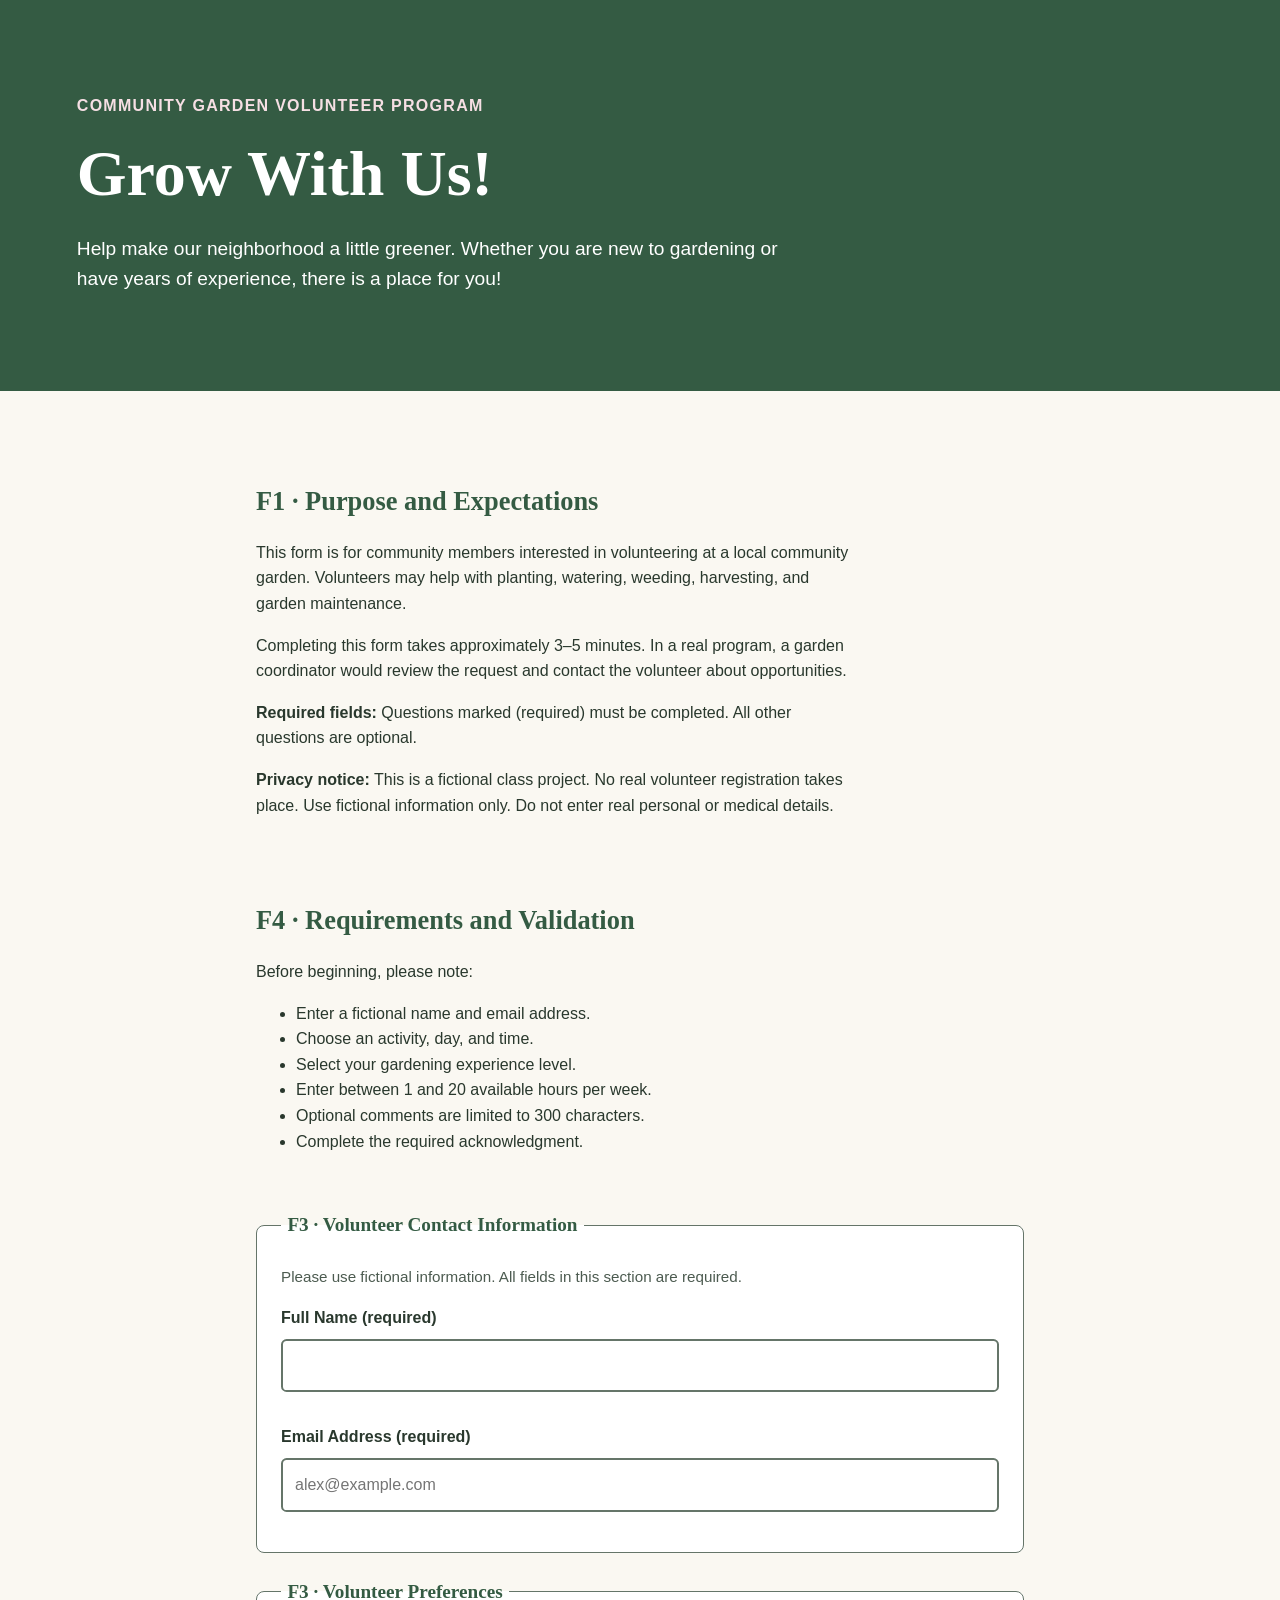
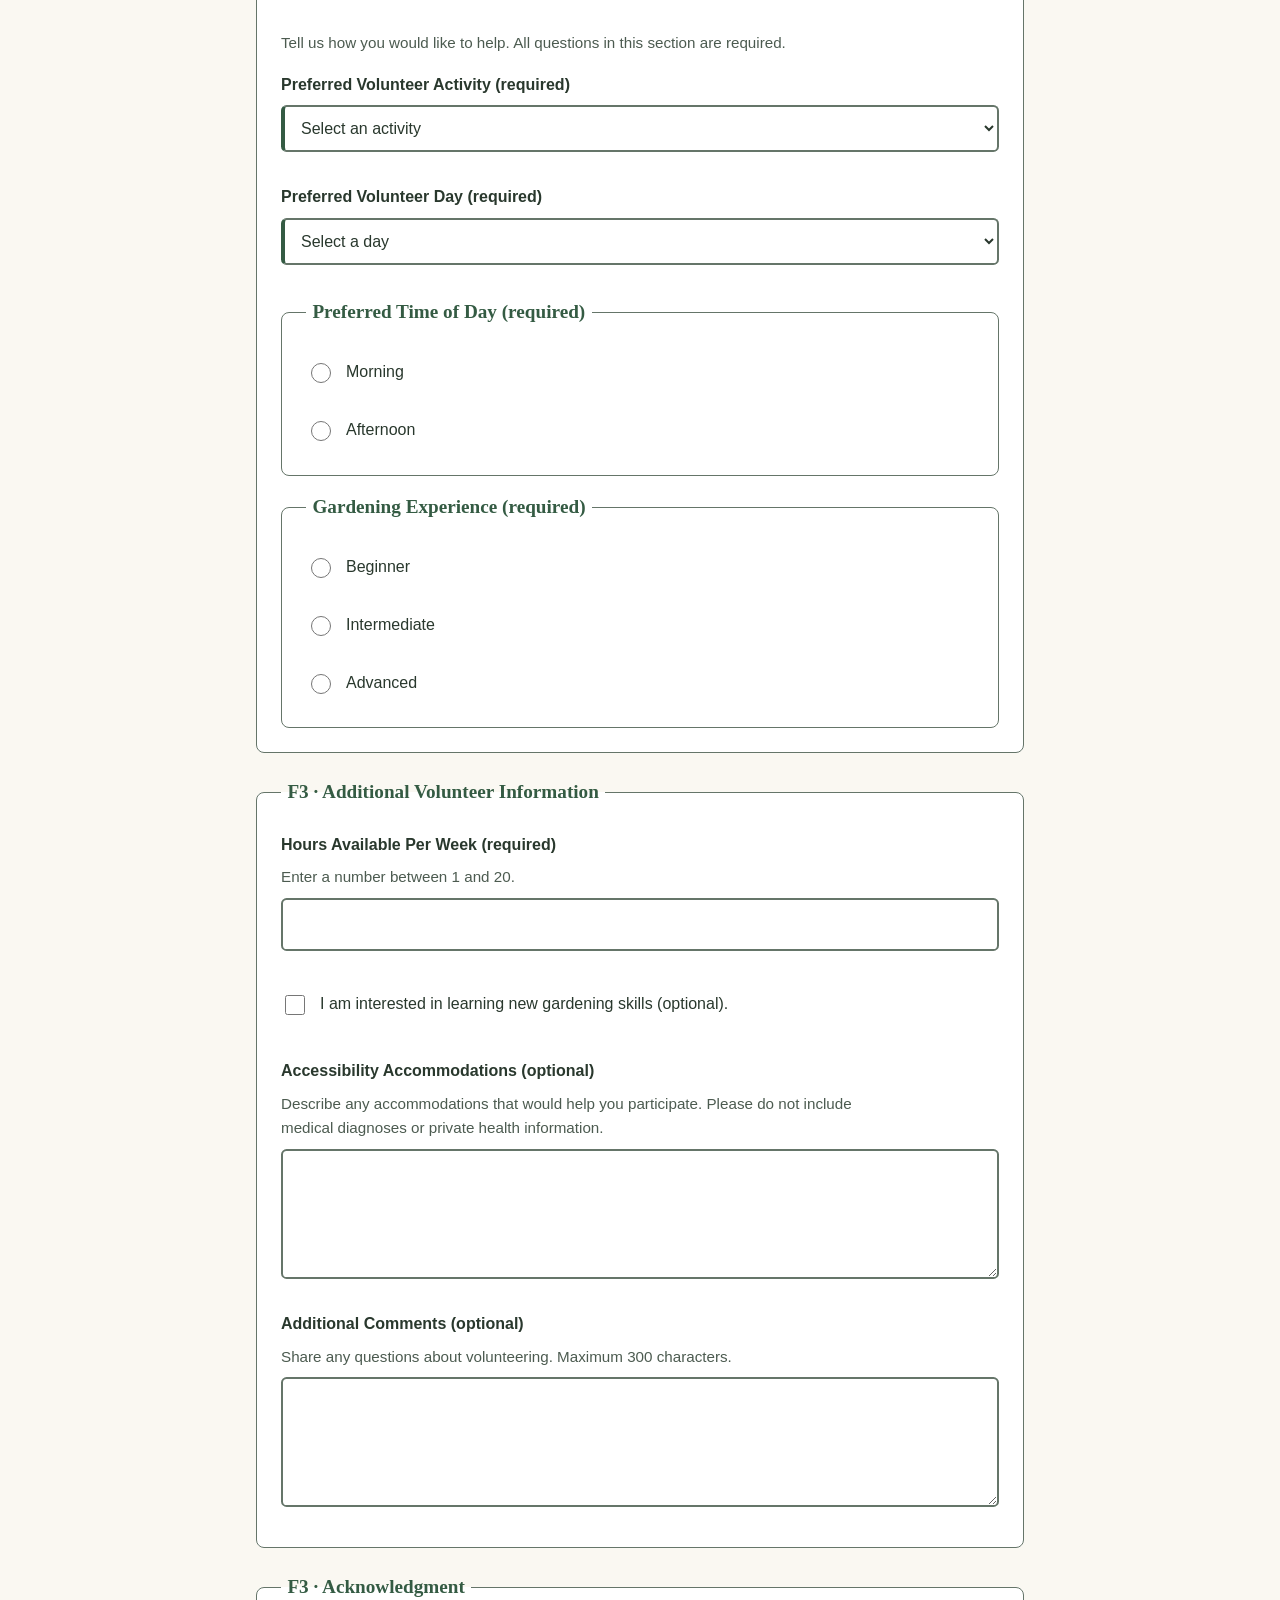
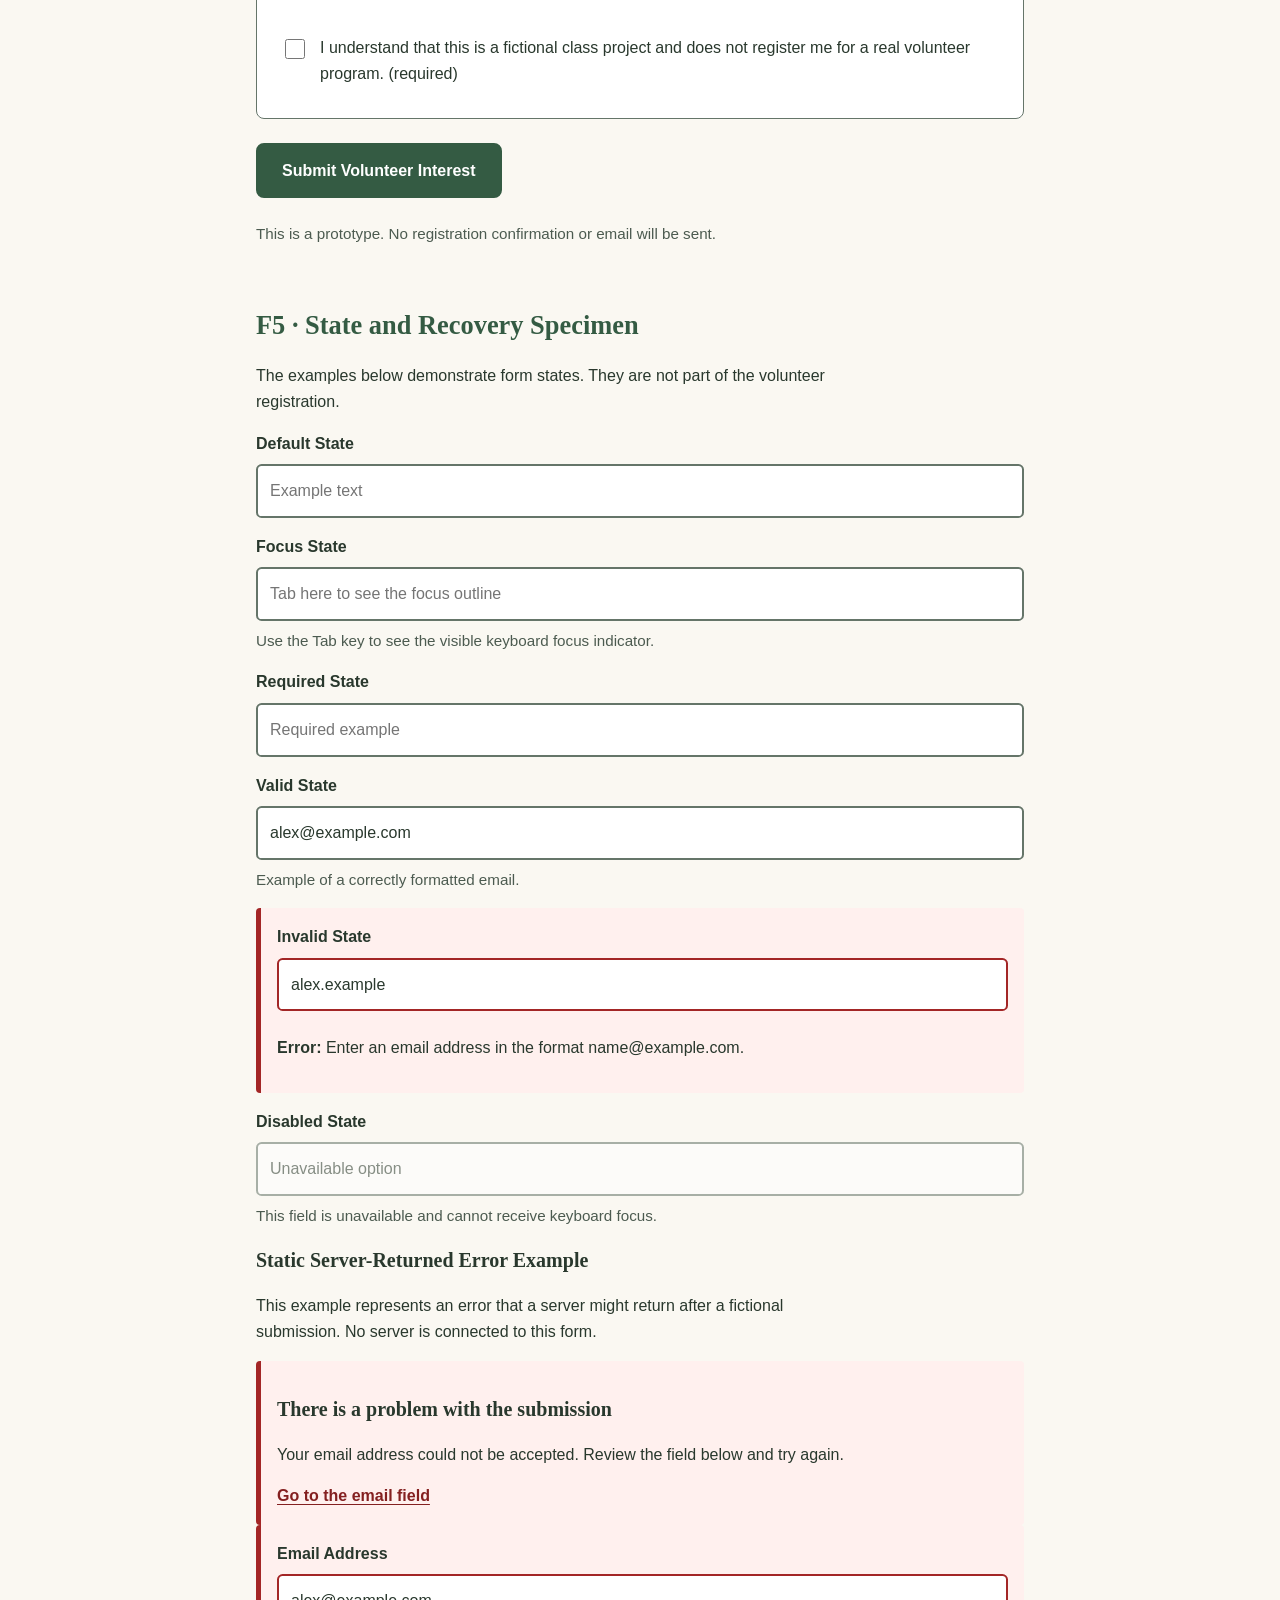
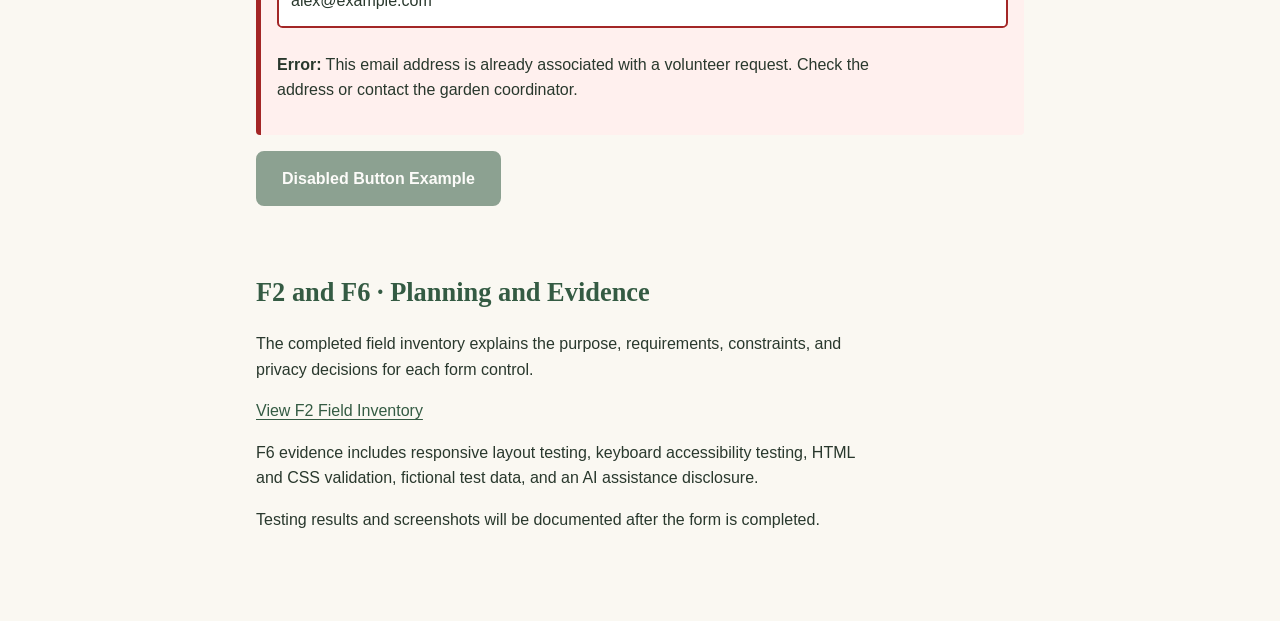
<file: index.html>
<!doctype html>
<html lang="en">
<head>
    <meta charset="utf-8">
    <meta name="viewport" content="width=device-width, initial-scale=1">

    <title>Community Garden Volunteer Registration</title>
    <link rel="stylesheet" href="styles.css">
</head>

<body>
    <header class="page-header">
        <p class="eyebrow">Community Garden Volunteer Program</p>
        <h1>Grow With Us!</h1>
        <p class="lede">
            Help make our neighborhood a little greener.
            Whether you are new to gardening or have years
            of experience, there is a place for you!
        </p>
    </header>

    <main>
        <!-- F1: Purpose and Expectations -->
        <section id="expectations">
            <h2>F1 · Purpose and Expectations</h2>

            <p>
                This form is for community members interested
                in volunteering at a local community garden.
                Volunteers may help with planting, watering,
                weeding, harvesting, and garden maintenance.
            </p>

            <p>
                Completing this form takes approximately
                3–5 minutes. In a real program, a garden
                coordinator would review the request and
                contact the volunteer about opportunities.
            </p>

            <p>
                <strong>Required fields:</strong>
                Questions marked (required) must be completed.
                All other questions are optional.
            </p>

            <p>
                <strong>Privacy notice:</strong>
                This is a fictional class project.
                No real volunteer registration takes place.
                Use fictional information only.
                Do not enter real personal or medical details.
            </p>
        </section>

        <!-- F4: Requirements and Validation -->
        <section id="requirements">
            <h2>F4 · Requirements and Validation</h2>

            <p>Before beginning, please note:</p>

            <ul>
                <li>Enter a fictional name and email address.</li>
                <li>Choose an activity, day, and time.</li>
                <li>Select your gardening experience level.</li>
                <li>Enter between 1 and 20 available hours per week.</li>
                <li>Optional comments are limited to 300 characters.</li>
                <li>Complete the required acknowledgment.</li>
            </ul>
        </section>

        <!-- F3: Semantic Form -->
        <!-- The dialog action prevents navigation to a data endpoint.
             This is a nonfunctional classroom prototype. -->
        <form action="about:blank" method="post">
            <fieldset>
                <legend>F3 · Volunteer Contact Information</legend>

                <p class="help">
                    Please use fictional information.
                    All fields in this section are required.
                </p>

                <div class="field">
                    <label for="full-name">
                        Full Name (required)
                    </label>

                    <input
                        type="text"
                        id="full-name"
                        name="full_name"
                        autocomplete="name"
                        required
                    >
                </div>

                <div class="field">
                    <label for="email">
                        Email Address (required)
                    </label>

                    <input
                        type="email"
                        id="email"
                        name="email"
                        autocomplete="email"
                        placeholder="alex@example.com"
                        required
                    >
                </div>
            </fieldset>

            <fieldset>
                <legend>F3 · Volunteer Preferences</legend>

                <p class="help">
                    Tell us how you would like to help.
                    All questions in this section are required.
                </p>

                <div class="field">
                    <label for="activity">
                        Preferred Volunteer Activity (required)
                    </label>

                    <select id="activity" name="activity" required>
                        <option value="">Select an activity</option>
                        <option value="planting">Planting Flowers</option>
                        <option value="watering">Watering Plants</option>
                        <option value="weeding">Weeding</option>
                        <option value="harvesting">Harvesting Vegetables</option>
                        <option value="maintenance">Garden Maintenance</option>
                    </select>
                </div>

                <div class="field">
                    <label for="volunteer-day">
                        Preferred Volunteer Day (required)
                    </label>

                    <select
                        id="volunteer-day"
                        name="volunteer_day"
                        required
                    >
                        <option value="">Select a day</option>
                        <option value="monday">Monday</option>
                        <option value="tuesday">Tuesday</option>
                        <option value="wednesday">Wednesday</option>
                        <option value="thursday">Thursday</option>
                        <option value="friday">Friday</option>
                        <option value="saturday">Saturday</option>
                        <option value="sunday">Sunday</option>
                    </select>
                </div>

                <fieldset>
                    <legend>Preferred Time of Day (required)</legend>

                    <label class="choice">
                        <input
                            type="radio"
                            name="volunteer_time"
                            value="morning"
                            required
                        >
                        Morning
                    </label>

                    <label class="choice">
                        <input
                            type="radio"
                            name="volunteer_time"
                            value="afternoon"
                        >
                        Afternoon
                    </label>
                </fieldset>

                <fieldset>
                    <legend>Gardening Experience (required)</legend>

                    <label class="choice">
                        <input
                            type="radio"
                            name="experience"
                            value="beginner"
                            required
                        >
                        Beginner
                    </label>

                    <label class="choice">
                        <input
                            type="radio"
                            name="experience"
                            value="intermediate"
                        >
                        Intermediate
                    </label>

                    <label class="choice">
                        <input
                            type="radio"
                            name="experience"
                            value="advanced"
                        >
                        Advanced
                    </label>
                </fieldset>
            </fieldset>

            <fieldset>
                <legend>F3 · Additional Volunteer Information</legend>

                <div class="field">
                    <label for="hours">
                        Hours Available Per Week (required)
                    </label>

                    <p class="help" id="hours-help">
                        Enter a number between 1 and 20.
                    </p>

                    <input
                        type="number"
                        id="hours"
                        name="hours"
                        min="1"
                        max="20"
                        step="1"
                        aria-describedby="hours-help"
                        required
                    >
                </div>

                <div class="field">
                    <label class="choice">
                        <input
                            type="checkbox"
                            name="learn_skills"
                            value="yes"
                        >
                        I am interested in learning new
                        gardening skills (optional).
                    </label>
                </div>

                <div class="field">
                    <label for="accessibility">
                        Accessibility Accommodations (optional)
                    </label>

                    <p class="help" id="accessibility-help">
                        Describe any accommodations that would
                        help you participate. Please do not
                        include medical diagnoses or private
                        health information.
                    </p>

                    <textarea
                        id="accessibility"
                        name="accessibility"
                        rows="4"
                        aria-describedby="accessibility-help"
                    ></textarea>
                </div>

                <div class="field">
                    <label for="comments">
                        Additional Comments (optional)
                    </label>

                    <p class="help" id="comments-help">
                        Share any questions about volunteering.
                        Maximum 300 characters.
                    </p>

                    <textarea
                        id="comments"
                        name="comments"
                        rows="4"
                        maxlength="300"
                        aria-describedby="comments-help"
                    ></textarea>
                </div>
            </fieldset>

            <fieldset>
                <legend>F3 · Acknowledgment</legend>

                <label class="choice">
                    <input
                        type="checkbox"
                        id="acknowledgment"
                        name="acknowledgment"
                        value="yes"
                        required
                    >
                    I understand that this is a fictional
                    class project and does not register me
                    for a real volunteer program. (required)
                </label>
            </fieldset>

            <button type="submit">
                Submit Volunteer Interest
            </button>

            <p class="help">
                This is a prototype. No registration confirmation
                or email will be sent.
            </p>
        </form>

        <!-- F5: State and Recovery Specimen -->
        <section id="states">
            <h2>F5 · State and Recovery Specimen</h2>

            <p>
                The examples below demonstrate form states.
                They are not part of the volunteer registration.
            </p>

            <div class="field">
                <label for="state-default">
                    Default State
                </label>
                <input
                    type="text"
                    id="state-default"
                    placeholder="Example text"
                >
            </div>

            <div class="field">
                <label for="state-focus">
                    Focus State
                </label>
                <input
                    type="text"
                    id="state-focus"
                    placeholder="Tab here to see the focus outline"
                >
                <p class="help">
                    Use the Tab key to see the visible
                    keyboard focus indicator.
                </p>
            </div>

            <div class="field">
                <label for="state-required">
                    Required State
                </label>
                <input
                    type="text"
                    id="state-required"
                    required
                    placeholder="Required example"
                >
            </div>

            <div class="field">
                <label for="state-valid">
                    Valid State
                </label>
                <input
                    type="email"
                    id="state-valid"
                    value="alex@example.com"
                    readonly
                >
                <p class="help">
                    Example of a correctly formatted email.
                </p>
            </div>

            <div class="field field-error">
                <label for="state-invalid">
                    Invalid State
                </label>
                <input
                    type="email"
                    id="state-invalid"
                    value="alex.example"
                    aria-invalid="true"
                    aria-describedby="invalid-message"
                    readonly
                >
                <p id="invalid-message">
                    <strong>Error:</strong>
                    Enter an email address in the format
                    name@example.com.
                </p>
            </div>

            <div class="field">
                <label for="state-disabled">
                    Disabled State
                </label>
                <input
                    type="text"
                    id="state-disabled"
                    value="Unavailable option"
                    disabled
                >
                <p class="help">
                    This field is unavailable and cannot
                    receive keyboard focus.
                </p>
            </div>

            <h3>Static Server-Returned Error Example</h3>

            <p>
                This example represents an error that a server
                might return after a fictional submission.
                No server is connected to this form.
            </p>

            <div class="error-summary" role="alert">
                <h3>There is a problem with the submission</h3>
                <p>
                    Your email address could not be accepted.
                    Review the field below and try again.
                </p>
                <a href="#error-example">
                    Go to the email field
                </a>
            </div>

            <div class="field field-error">
                <label for="error-example">
                    Email Address
                </label>

                <input
                    id="error-example"
                    name="error_example"
                    type="email"
                    value="alex@example.com"
                    aria-invalid="true"
                    aria-describedby="error-message"
                >

                <p id="error-message">
                    <strong>Error:</strong>
                    This email address is already associated
                    with a volunteer request. Check the
                    address or contact the garden coordinator.
                </p>
            </div>

            <button type="button" disabled>
                Disabled Button Example
            </button>
        </section>

        <!-- F2 and F6: Documentation -->
        <section id="documentation">
            <h2>F2 and F6 · Planning and Evidence</h2>

            <p>
                The completed field inventory explains the
                purpose, requirements, constraints, and privacy
                decisions for each form control.
            </p>

            <p>
                <a href="field-inventory-template.html">
                    View F2 Field Inventory
                </a>
            </p>

            <p>
                F6 evidence includes responsive layout testing,
                keyboard accessibility testing, HTML and CSS
                validation, fictional test data, and an AI
                assistance disclosure.
            </p>

            <p>
                Testing results and screenshots will be
                documented after the form is completed.
            </p>
        </section>
    </main>
</body>
</html>
</file>
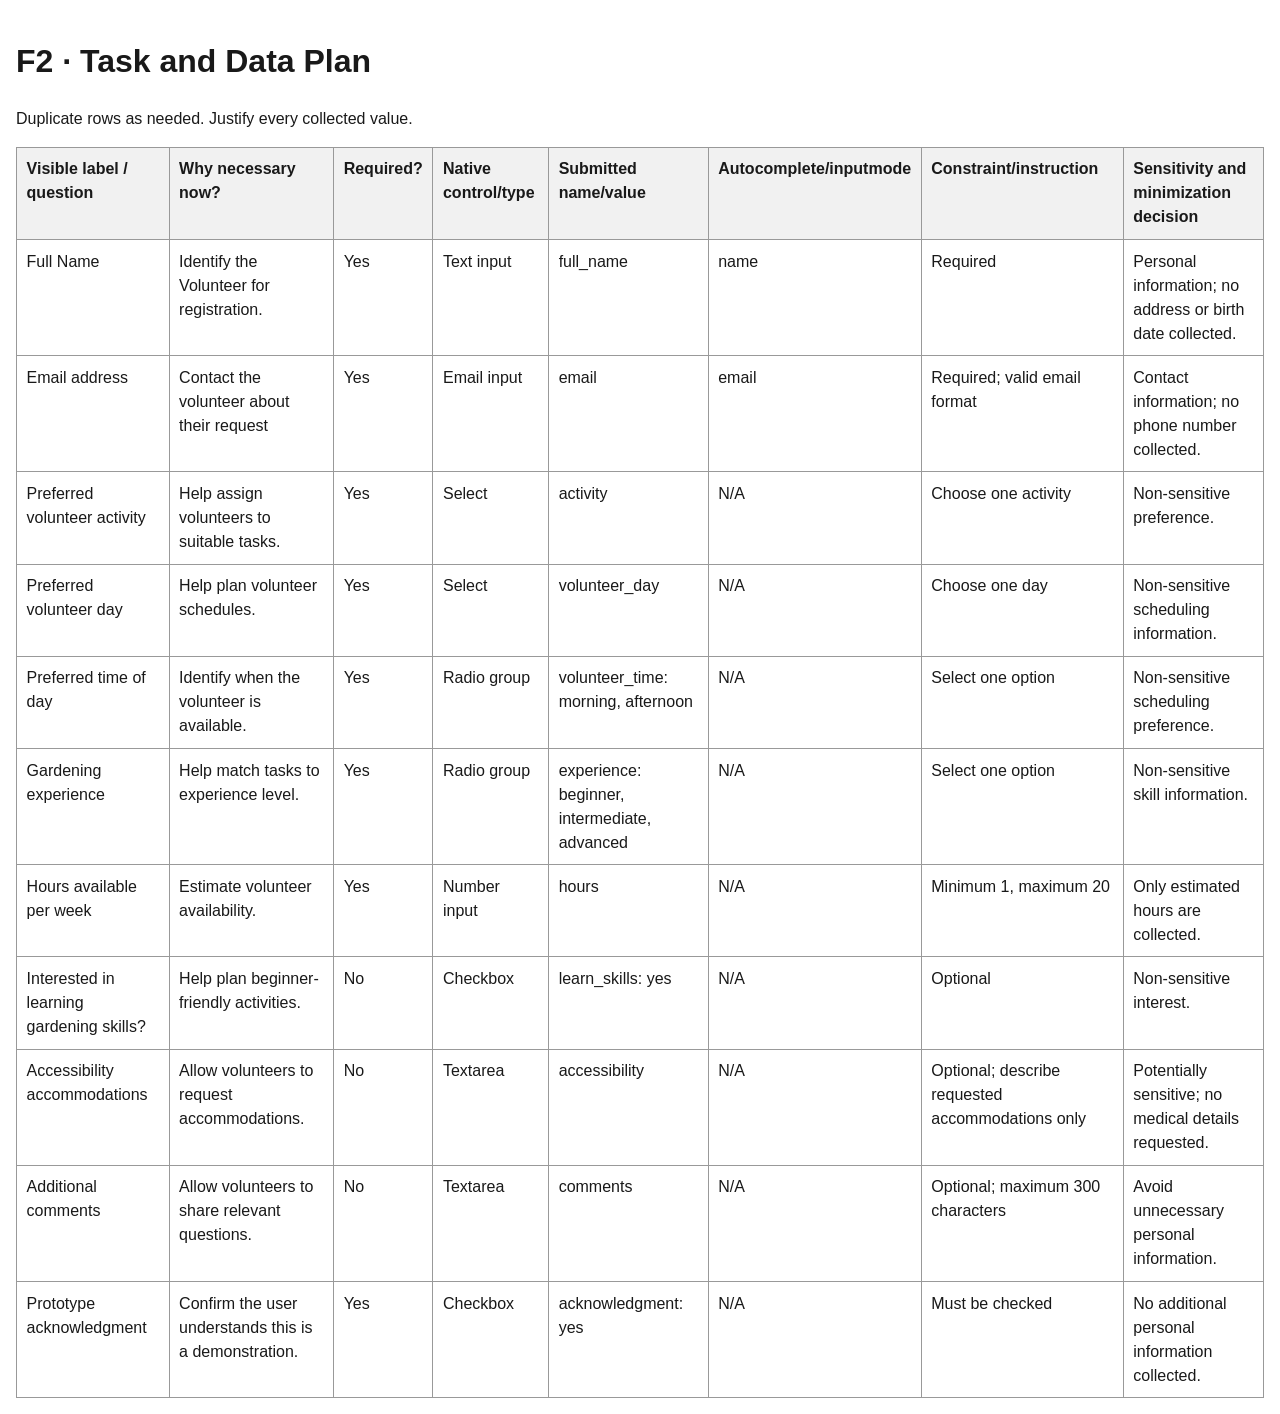
<file: field-inventory-template.html>
<!doctype html>
<html lang="en">
    <head>
        <meta charset="utf-8">
        <meta name="viewport" content="width=device-width,initial-scale=1">
        <title>Field Inventory</title>
        <style>
        body{
            font-family:Arial,sans-serif;
            line-height:1.5;
            max-width:80rem;
            margin:auto;
            padding:1rem;
            color:#191919;
        }
        table{
            width:100%;
            border-collapse:collapse;
        }
        th,td{
            padding:.6rem;
            border:1px solid #999;
            text-align:left;
            vertical-align:top;
        }
        th{
            background:#f1f1f1;
        }
        </style>
        </head>
        <body>
            <h1>F2 · Task and Data Plan</h1>
            <p>Duplicate rows as needed. Justify every collected value.</p>
            <table>
                <thead>
                    <tr>
                        <th>Visible label / question</th>
                        <th>Why necessary now?</th>
                        <th>Required?</th>
                        <th>Native control/type</th>
                        <th>Submitted name/value</th>
                        <th>Autocomplete/inputmode</th>
                        <th>Constraint/instruction</th>
                        <th>Sensitivity and minimization decision</th>
                    </tr>
                </thead>
                <tbody>
                    <tr>
                    <td>Full Name</td>
                    <td>Identify the Volunteer for registration.</td>
                    <td>Yes</td>
                    <td>Text input</td>
                    <td>full_name</td>
                    <td>name</td>
                    <td>Required</td>
                    <td>Personal information; no address or birth date collected.</td>
                    </tr>
                    <tr>
                        <td>Email address</td>
                        <td>Contact the volunteer about their request</td>
                        <td>Yes</td>
                        <td>Email input</td>
                        <td>email</td>
                        <td>email</td>
                        <td>Required; valid email format</td>
                        <td>Contact information; no phone number collected.</td>
                    </tr>
                    <tr>
                        <td>Preferred volunteer activity</td>
                        <td>Help assign volunteers to suitable tasks.</td>
                        <td>Yes</td>
                        <td>Select</td>
                        <td>activity</td>
                        <td>N/A</td>
                        <td>Choose one activity</td>
                        <td>Non-sensitive preference.</td>
                    </tr>
                     <tr>
                        <td>Preferred volunteer day</td>
                        <td>Help plan volunteer schedules.</td>
                        <td>Yes</td>
                        <td>Select</td>
                        <td>volunteer_day</td>
                        <td>N/A</td>
                        <td>Choose one day</td>
                        <td>Non-sensitive scheduling information.</td>
                    </tr>
                    <tr>
                        <td>Preferred time of day</td>
                        <td>Identify when the volunteer is available.</td>
                        <td>Yes</td>
                        <td>Radio group</td>
                        <td>volunteer_time: morning, afternoon</td>
                        <td>N/A</td>
                        <td>Select one option</td>
                        <td>Non-sensitive scheduling preference.</td>
                    </tr>
                    <tr>
                        <td>Gardening experience</td>
                        <td>Help match tasks to experience level.</td>
                        <td>Yes</td>
                        <td>Radio group</td>
                        <td>experience: beginner, intermediate, advanced</td>
                        <td>N/A</td>
                        <td>Select one option</td>
                        <td>Non-sensitive skill information.</td>
                    </tr>
                    <tr>
                        <td>Hours available per week</td>
                        <td>Estimate volunteer availability.</td>
                        <td>Yes</td>
                        <td>Number input</td>
                        <td>hours</td>
                        <td>N/A</td>
                        <td>Minimum 1, maximum 20</td>
                        <td>Only estimated hours are collected.</td>
                    </tr>
                    <tr>
                        <td>Interested in learning gardening skills?</td>
                        <td>Help plan beginner-friendly activities.</td>
                        <td>No</td>
                        <td>Checkbox</td>
                        <td>learn_skills: yes</td>
                        <td>N/A</td>
                        <td>Optional</td>
                        <td>Non-sensitive interest.</td>
                    </tr>
                    <tr>
                        <td>Accessibility accommodations</td>
                        <td>Allow volunteers to request accommodations.</td>
                        <td>No</td>
                        <td>Textarea</td>
                        <td>accessibility</td>
                        <td>N/A</td>
                        <td>Optional; describe requested accommodations only</td>
                        <td>Potentially sensitive; no medical details requested.</td>
                    </tr>
                    <tr>
                        <td>Additional comments</td>
                        <td>Allow volunteers to share relevant questions.</td>
                        <td>No</td>
                        <td>Textarea</td>
                        <td>comments</td>
                        <td>N/A</td>
                        <td>Optional; maximum 300 characters</td>
                        <td>Avoid unnecessary personal information.</td>
                    </tr>
                    <tr>
                        <td>Prototype acknowledgment</td>
                        <td>Confirm the user understands this is a demonstration.</td>
                        <td>Yes</td>
                        <td>Checkbox</td>
                        <td>acknowledgment: yes</td>
                        <td>N/A</td>
                        <td>Must be checked</td>
                        <td>No additional personal information collected.</td>
                    </tr>

                </tbody>
            </table>
        </body>
</html>
</file>
<file: styles.css>
/* Community Garden Volunteer Form */
/* Design tokens and reset */

:root {
    --color-text: #29382d;
    --color-background: #faf8f2;
    --color-surface: #ffffff;
    --color-action: #345b43;
    --color-action-hover: #254331;
    --color-accent: #f2d7dc;
    --color-border: #657569;
    --color-muted: #4c5b50;
    --color-error: #a32626;
    --color-error-background: #fff0ee;
    --color-valid: #27613d;
    --color-focus: #a14a65;

    --font-body: Arial, Helvetica, sans-serif;
    --font-heading: Georgia, "Times New Roman", serif;

    --space-1: .5rem;
    --space-2: 1rem;
    --space-3: 1.5rem;
    --space-4: 2rem;

    --radius: .5rem;
    --measure: 68ch;
}

/* Reset */

*, *::before, *::after {
    box-sizing: border-box;
}

body {
    margin: 0;
    background: var(--color-background);
    color: var(--color-text);
    font-family: var(--font-body);
    line-height: 1.6;
}

/* Typography */

h1, h2, h3 {
    font-family: var(--font-heading);
    line-height: 1.25;
}

h1 {
    font-size: clamp(2.5rem, 5vw, 4rem);
    margin: .5rem 0;
}

h2 {
    font-size: 1.65rem;
    color: var(--color-action);
}

h3 {
    font-size: 1.25rem;
}

p {
    max-width: var(--measure);
}

/* Header */

.page-header {
    padding: clamp(2rem, 6vw, 5rem);
    background: var(--color-action);
    color: var(--color-surface);
}

.eyebrow {
    color: #f6dfe4;
    font-weight: 700;
    letter-spacing: .08em;
    text-transform: uppercase;
}

.lede {
    max-width: var(--measure);
    font-size: 1.2rem;
}

/* Main layout */

main {
    max-width: 52rem;
    margin: auto;
    padding: var(--space-2);
}

section, form {
    margin-block: var(--space-4);
}

section {
    padding-block: var(--space-1);
}

/* Form layout */

form {
    display: grid;
    gap: var(--space-3);
}

fieldset {
    display: grid;
    gap: var(--space-2);
    min-width: 0;
    margin: 0;
    padding: var(--space-3);
    border: 1px solid var(--color-border);
    border-radius: var(--radius);
    background: var(--color-surface);
}

legend {
    padding: 0 .4rem;
    color: var(--color-action);
    font-family: var(--font-heading);
    font-size: 1.2rem;
    font-weight: 700;
}

.field {
    display: grid;
    gap: .5rem;
    min-width: 0;
    margin-bottom: var(--space-2);
}

label {
    font-weight: 700;
}

.help {
    margin: 0;
    color: var(--color-muted);
    font-size: .95rem;
}

/* Form controls */

input, select, textarea, button {
    font: inherit;
}

input:not([type="radio"]):not([type="checkbox"]),
select,
textarea {
    width: 100%;
    min-width: 0;
    padding: .75rem;
    border: 2px solid var(--color-border);
    border-radius: .35rem;
    background: var(--color-surface);
    color: var(--color-text);
}

textarea {
    min-height: 8rem;
    resize: vertical;
}

.choice {
    display: flex;
    gap: .75rem;
    align-items: flex-start;
    padding: .5rem 0;
    font-weight: 400;
}

.choice input {
    flex-shrink: 0;
    inline-size: 1.25rem;
    block-size: 1.25rem;
    margin-top: .25rem;
    accent-color: var(--color-action);
}

/* Buttons */

button {
    justify-self: start;
    min-height: 44px;
    padding: .8rem 1.5rem;
    border: 2px solid var(--color-action);
    border-radius: var(--radius);
    background: var(--color-action);
    color: #ffffff;
    font-weight: 700;
    cursor: pointer;
}

button:hover:not(:disabled) {
    background: var(--color-action-hover);
}

button:disabled,
input:disabled {
    opacity: .55;
    cursor: not-allowed;
}

/* Keyboard focus */

:focus-visible {
    outline: .2rem solid var(--color-focus);
    outline-offset: .2rem;
}

/* Validation states */

input:required,
select:required,
textarea:required {
    border-left: 4px solid var(--color-action);
}

input:user-valid,
select:user-valid,
textarea:user-valid {
    border-color: var(--color-valid);
}

input:user-invalid,
select:user-invalid,
textarea:user-invalid {
    border-color: var(--color-error);
    border-left: 4px solid var(--color-error);
}

/* Error and recovery states */

.error-summary,
.field-error {
    padding: var(--space-2);
    border-left: 5px solid var(--color-error);
    border-radius: .25rem;
    background: var(--color-error-background);
}

.field-error input,
input[aria-invalid="true"] {
    border: 2px solid var(--color-error) !important;
}

.error-summary a {
    color: #842020;
    font-weight: 700;
}

/* Links */

a {
    color: var(--color-action);
    text-underline-offset: .2em;
}

a:hover {
    text-decoration-thickness: 3px;
}

/* Responsive layout */

@media (min-width: 48rem) {
    main {
        padding: var(--space-4);
    }

    .paired-fields {
        display: grid;
        grid-template-columns: 1fr 1fr;
        gap: var(--space-2);
    }
}

@media (max-width: 30rem) {
    .page-header {
        padding: 2rem 1rem;
    }

    fieldset {
        padding: var(--space-2);
    }

    button {
        width: 100%;
        justify-self: stretch;
    }
}
</file>
